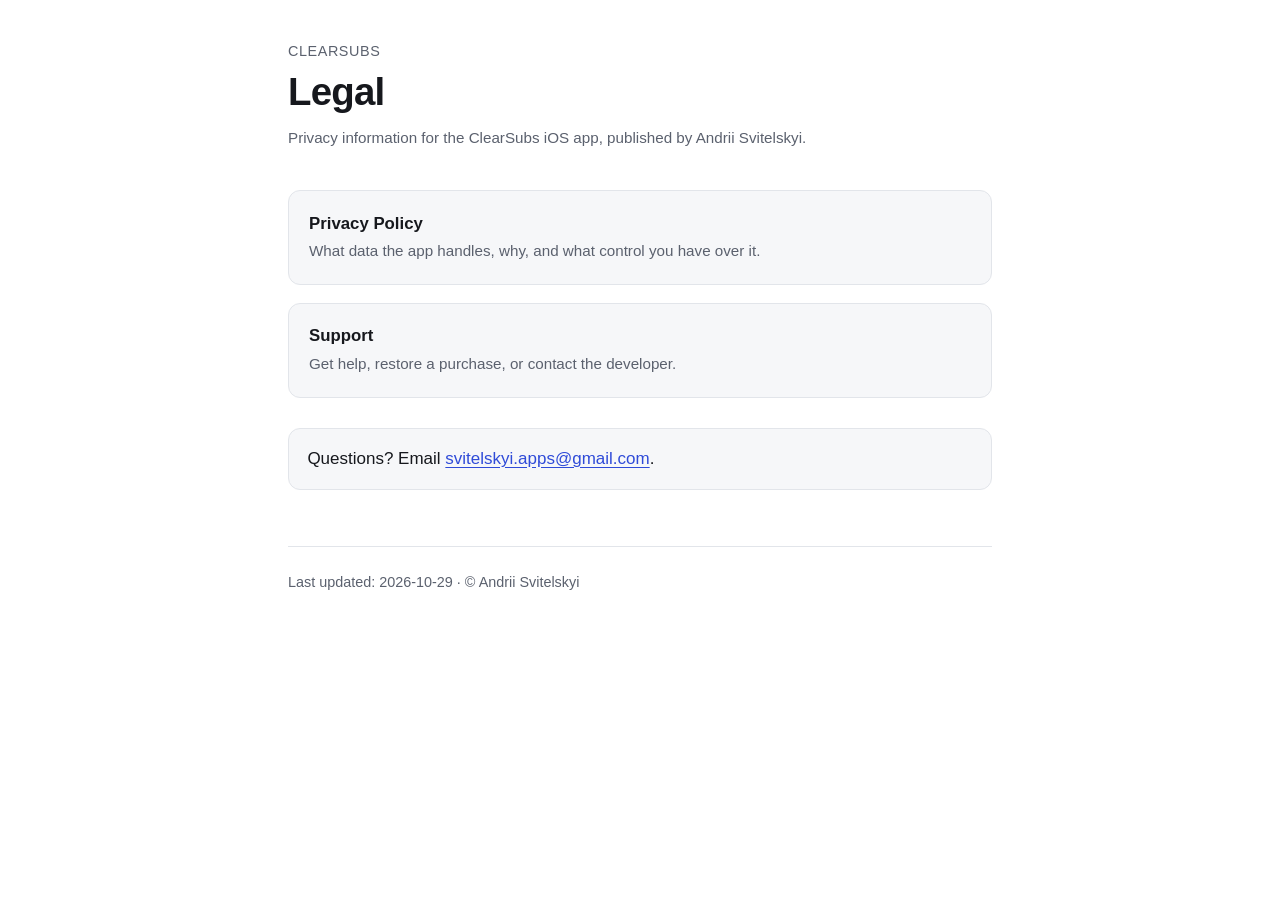
<file: index.html>
<!doctype html>
<html lang="en">
<head>
  <meta charset="utf-8">
  <meta name="viewport" content="width=device-width, initial-scale=1">
  <title>ClearSubs — Legal</title>
  <link rel="stylesheet" href="styles.css">
</head>
<body>
  <header>
    <p class="eyebrow">ClearSubs</p>
    <h1>Legal</h1>
    <p class="meta">Privacy information for the ClearSubs iOS app, published by Andrii Svitelskyi.</p>
  </header>

  <main>
    <ul class="card-list">
      <li>
        <a class="card" href="privacy-policy.html">
          <strong>Privacy Policy</strong>
          <span>What data the app handles, why, and what control you have over it.</span>
        </a>
      </li>
      <li>
        <a class="card" href="support.html">
          <strong>Support</strong>
          <span>Get help, restore a purchase, or contact the developer.</span>
        </a>
      </li>
    </ul>

    <div class="callout">
      <p>Questions? Email <a href="mailto:svitelskyi.apps@gmail.com">svitelskyi.apps@gmail.com</a>.</p>
    </div>
  </main>

  <footer>
    <p>Last updated: 2026-10-29 · © Andrii Svitelskyi</p>
  </footer>
</body>
</html>
</file>
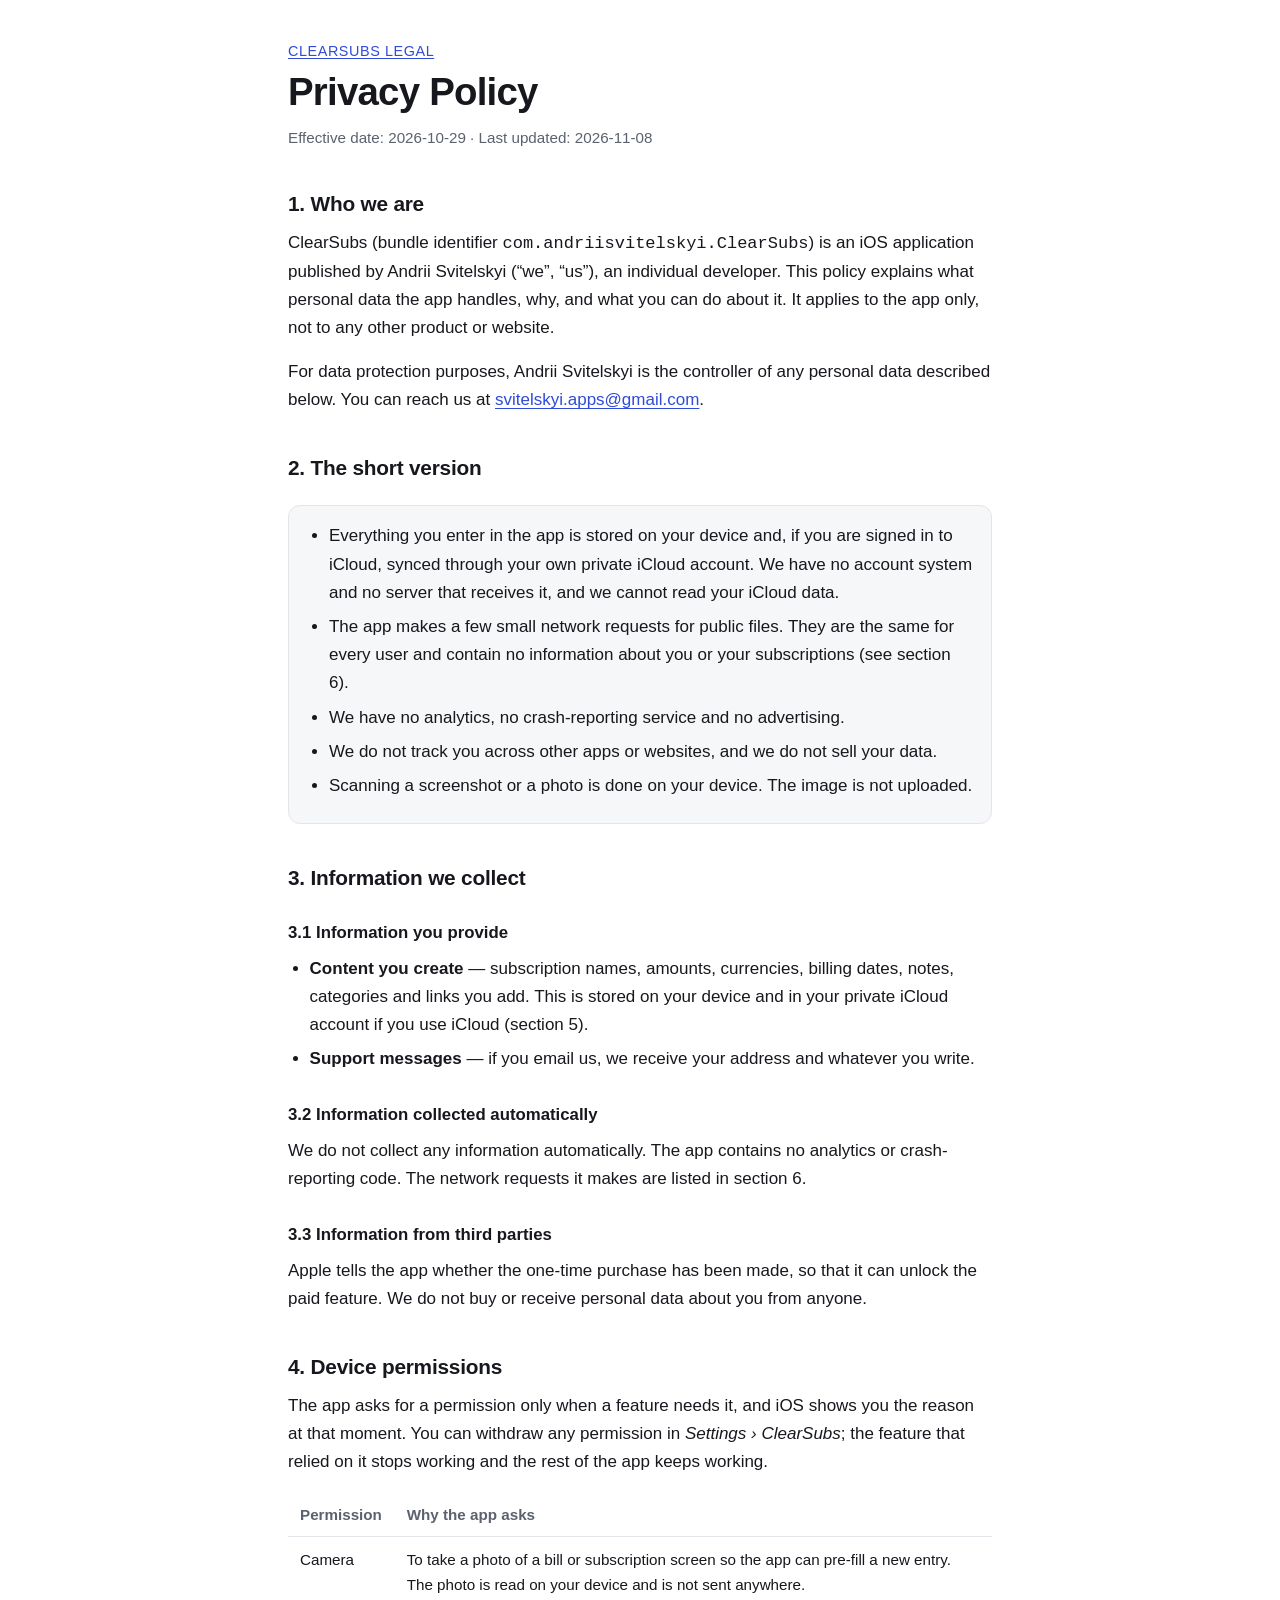
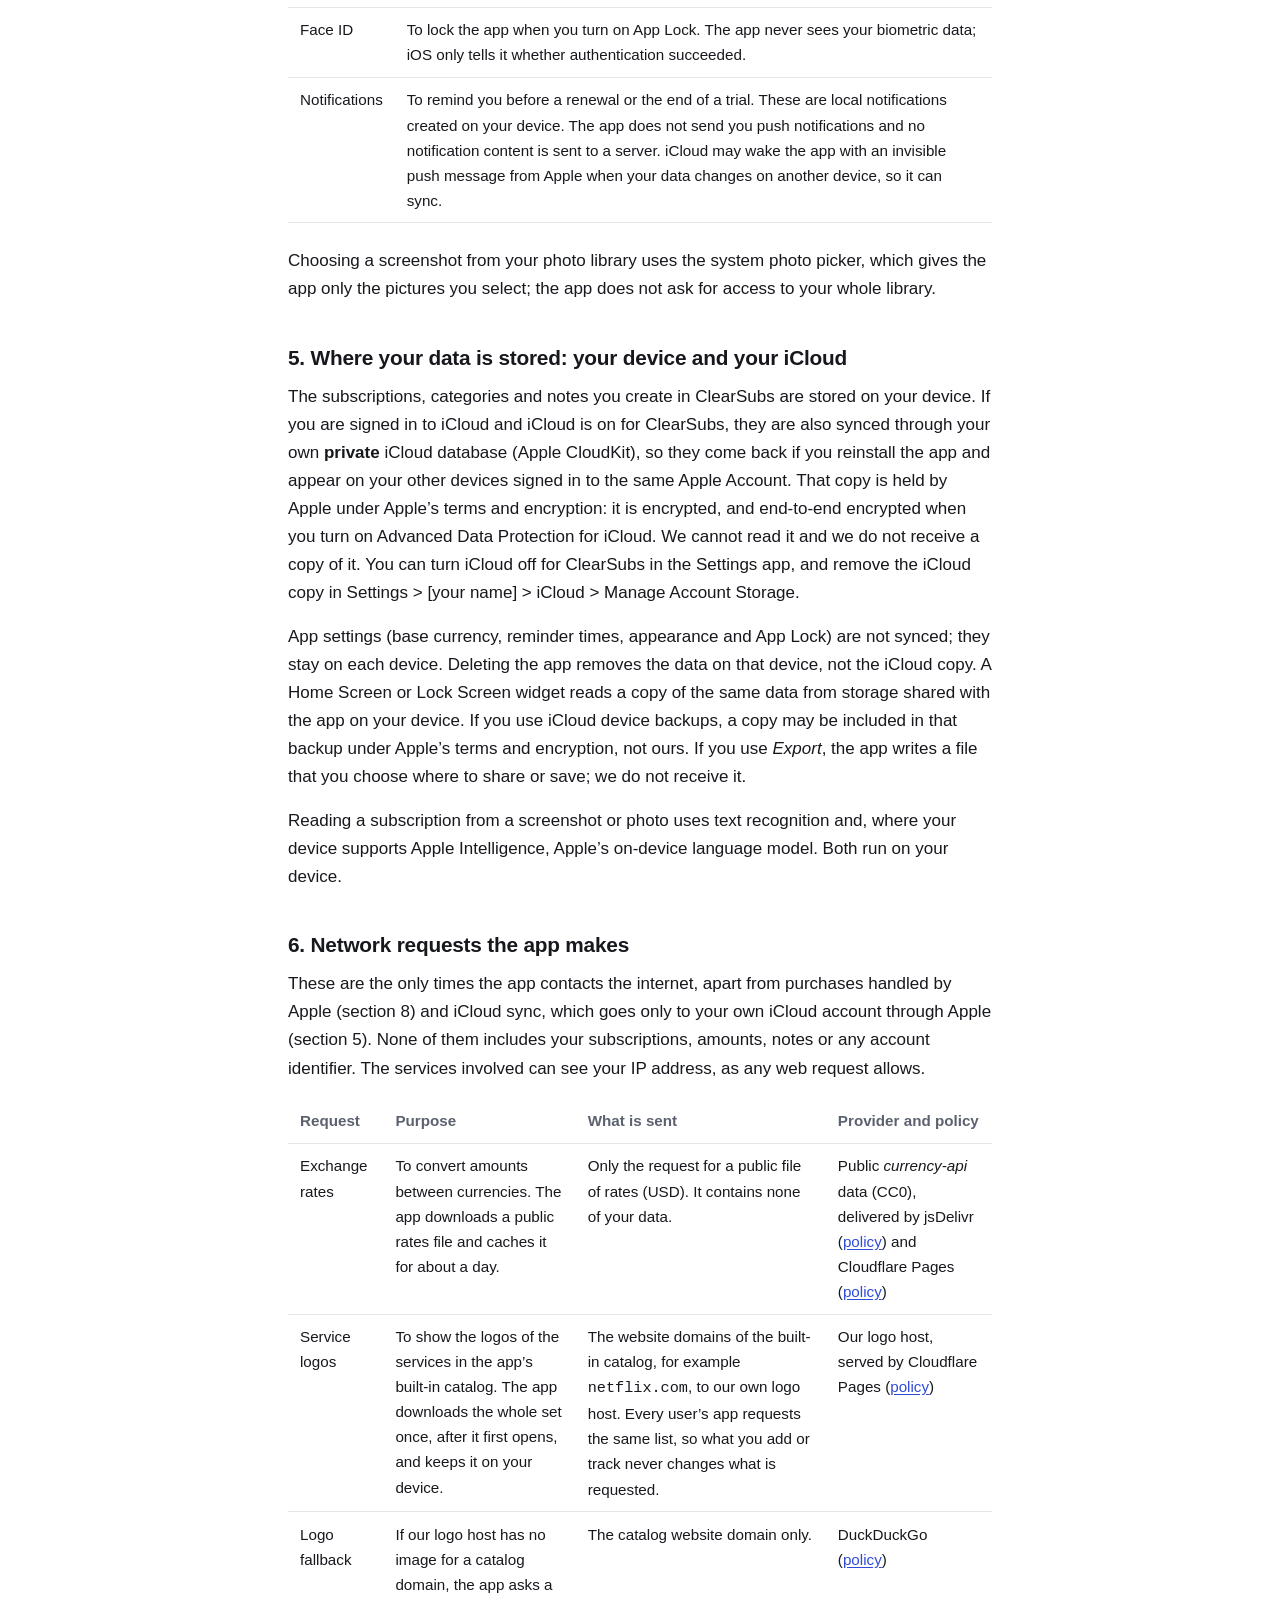
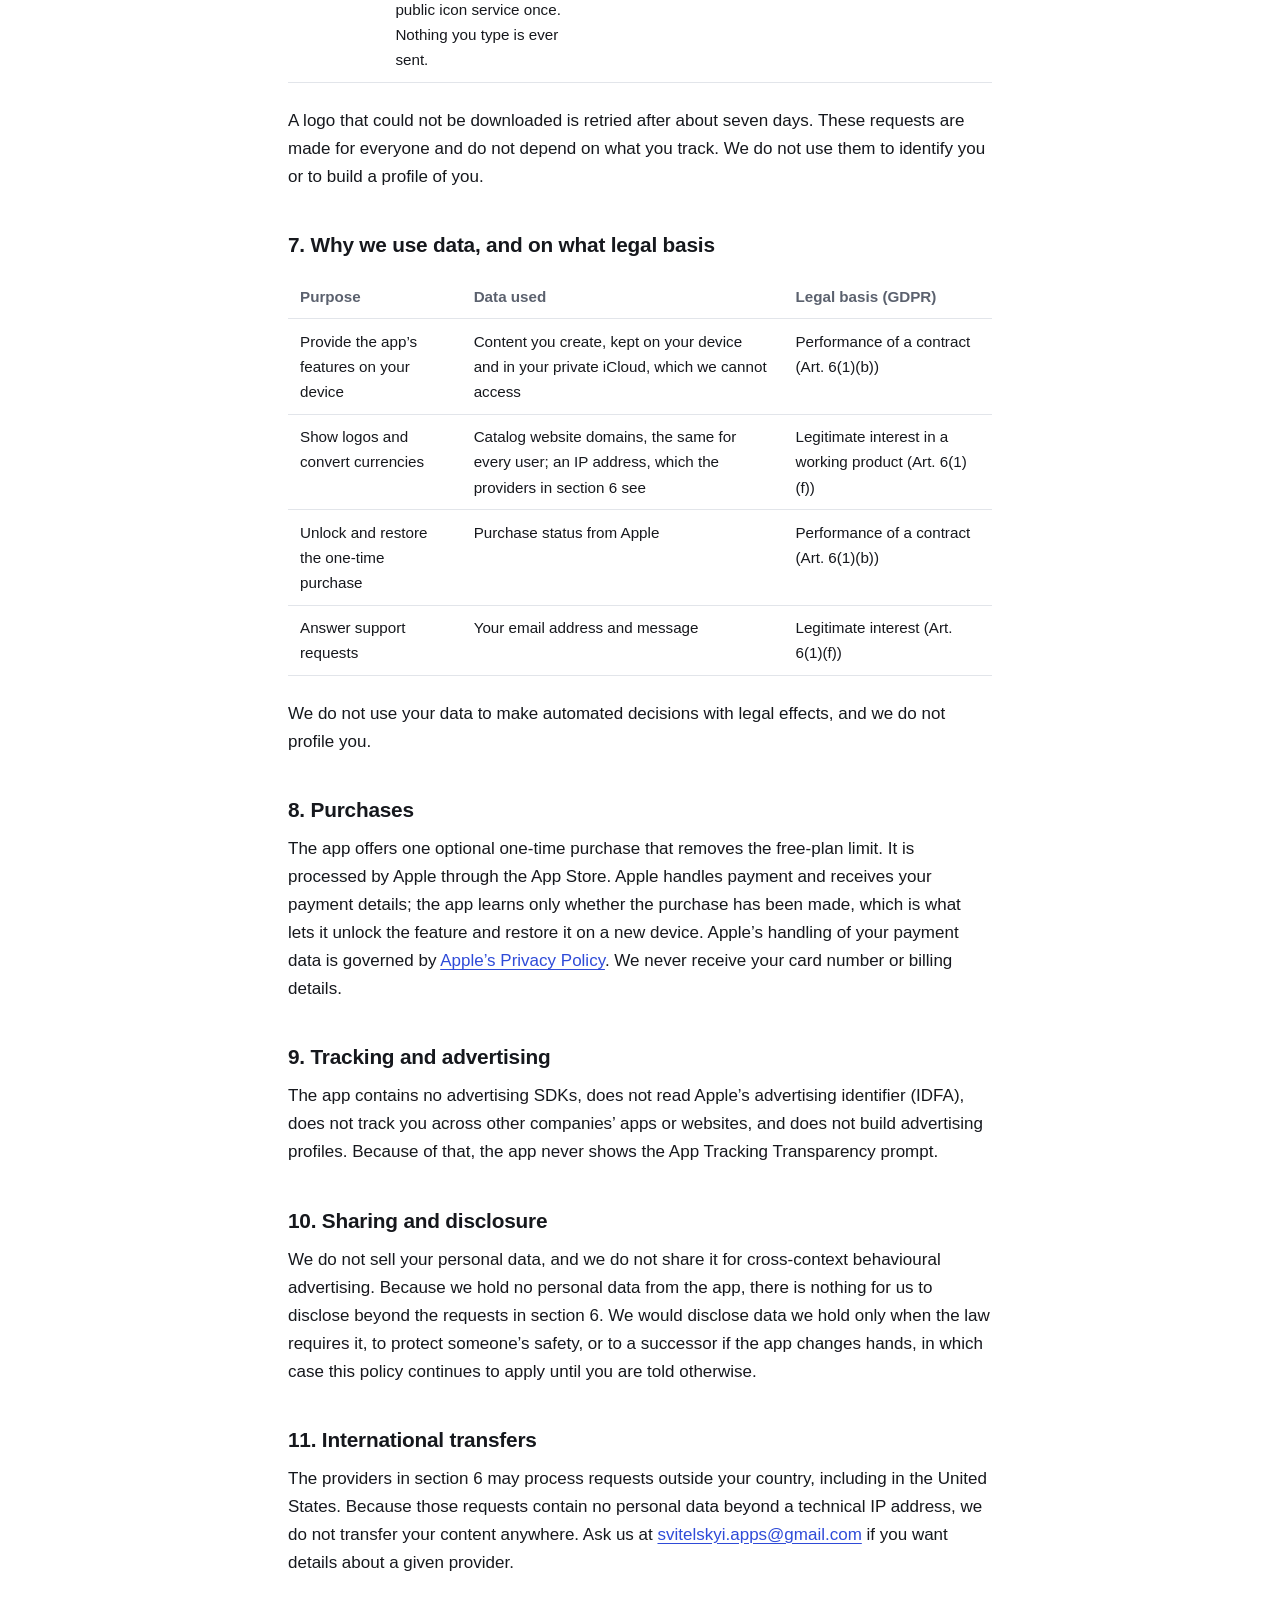
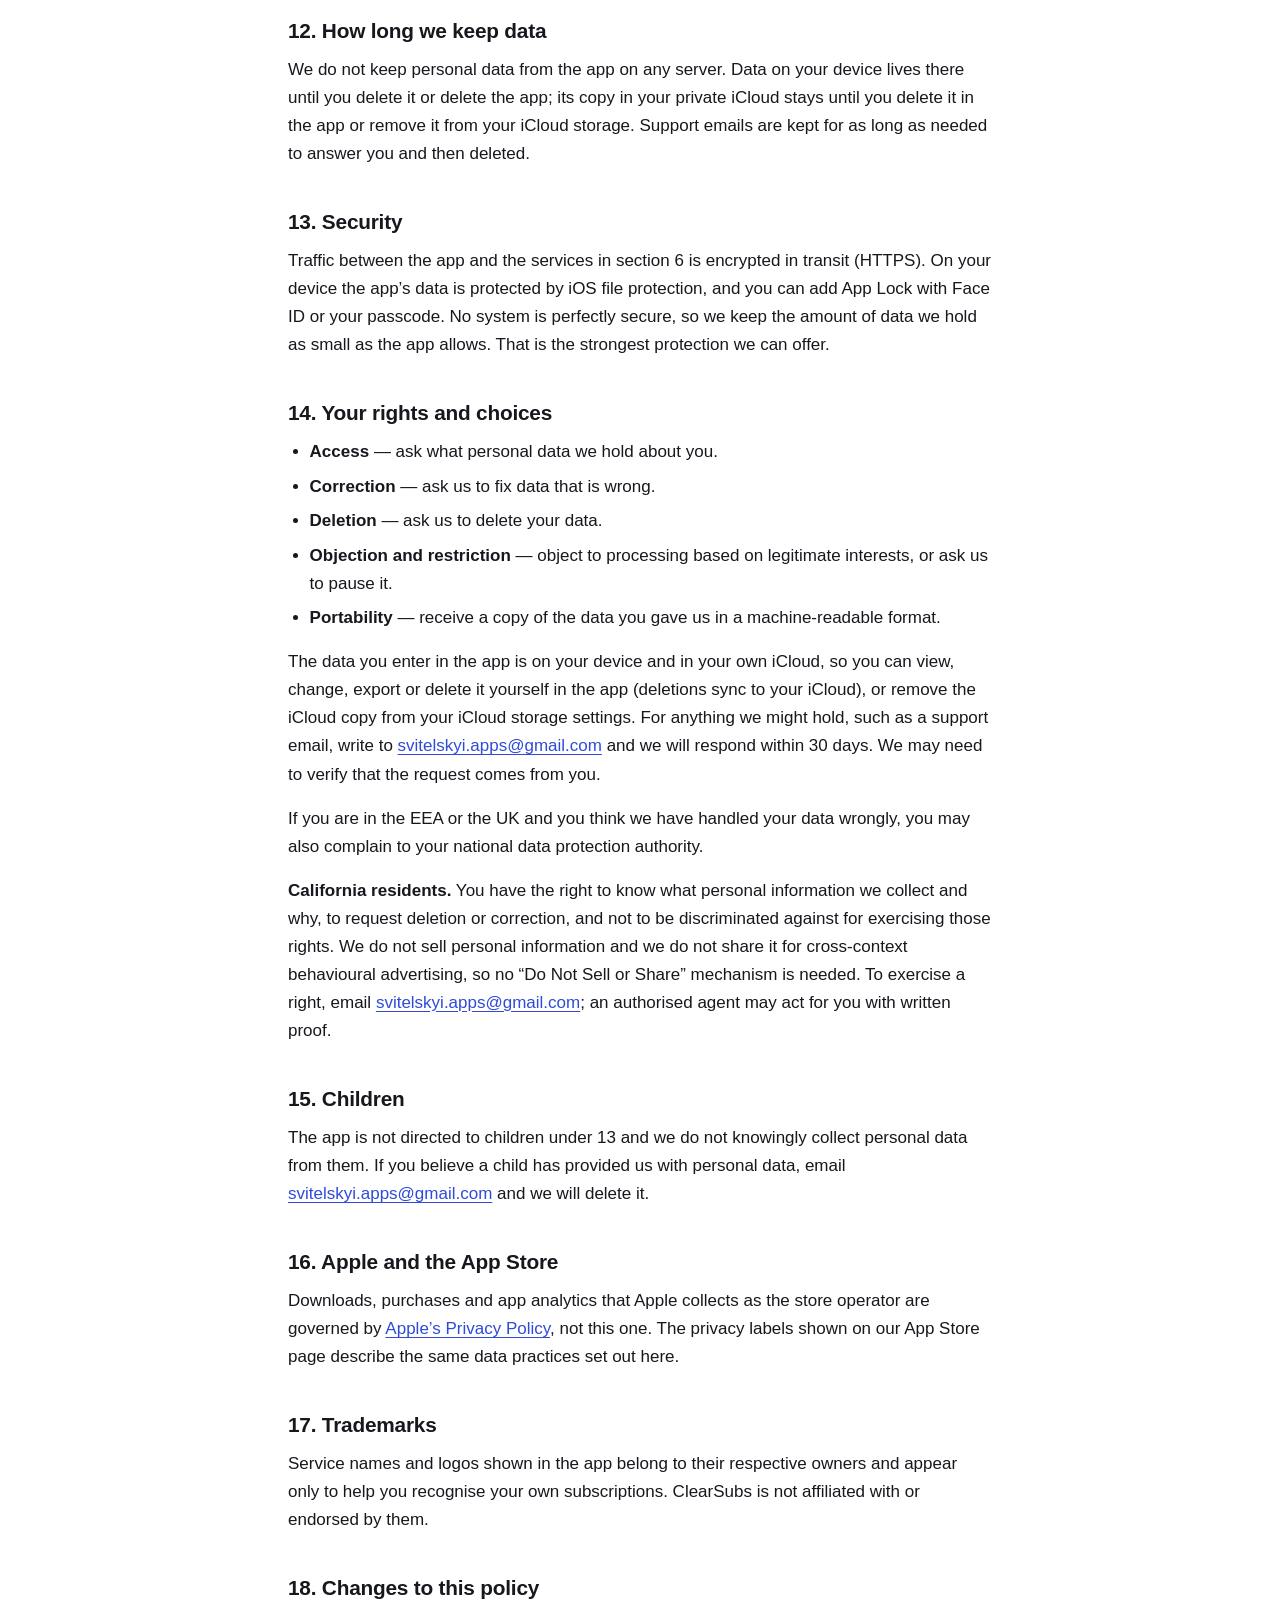
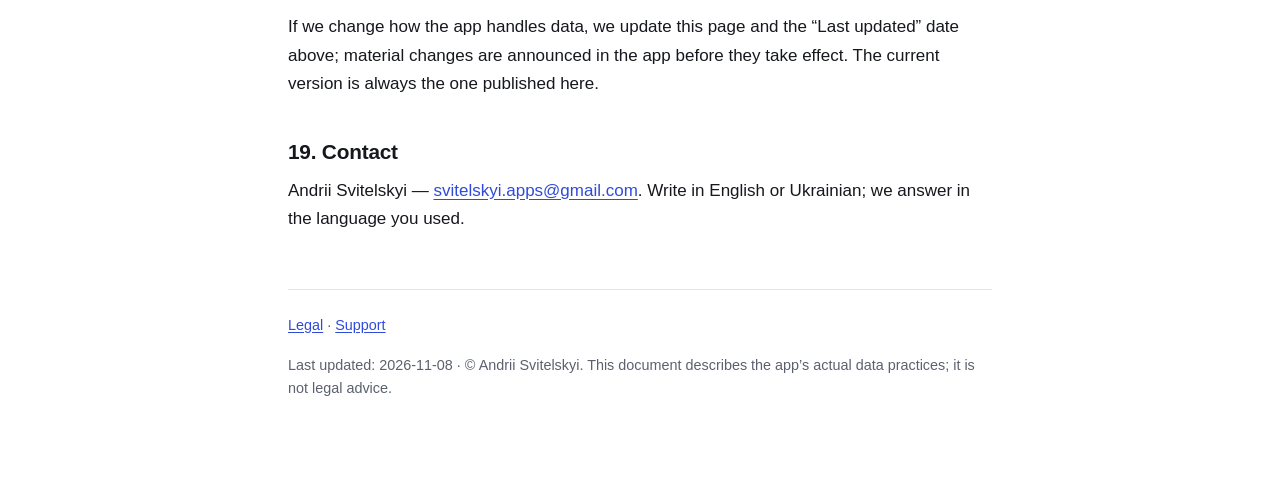
<file: privacy-policy.html>
<!doctype html>
<html lang="en">
<head>
  <meta charset="utf-8">
  <meta name="viewport" content="width=device-width, initial-scale=1">
  <title>ClearSubs — Privacy Policy</title>
  <link rel="stylesheet" href="styles.css">
</head>
<body>
  <header>
    <p class="eyebrow"><a href="index.html">ClearSubs Legal</a></p>
    <h1>Privacy Policy</h1>
    <p class="meta">Effective date: 2026-10-29 · Last updated: 2026-11-08</p>
  </header>

  <main>
    <h2>1. Who we are</h2>
    <p>
      ClearSubs (bundle identifier <code>com.andriisvitelskyi.ClearSubs</code>) is an iOS application
      published by Andrii Svitelskyi (&ldquo;we&rdquo;, &ldquo;us&rdquo;), an individual developer. This
      policy explains what personal data the app handles, why, and what you can do about it. It applies
      to the app only, not to any other product or website.
    </p>
    <p>
      For data protection purposes, Andrii Svitelskyi is the controller of any personal data described
      below. You can reach us at
      <a href="mailto:svitelskyi.apps@gmail.com">svitelskyi.apps@gmail.com</a>.
    </p>

    <h2>2. The short version</h2>
    <div class="callout">
      <ul>
        <li>Everything you enter in the app is stored on your device and, if you are signed in to iCloud, synced through your own private iCloud account. We have no account system and no server that receives it, and we cannot read your iCloud data.</li>
        <li>The app makes a few small network requests for public files. They are the same for every user and contain no information about you or your subscriptions (see section 6).</li>
        <li>We have no analytics, no crash-reporting service and no advertising.</li>
        <li>We do not track you across other apps or websites, and we do not sell your data.</li>
        <li>Scanning a screenshot or a photo is done on your device. The image is not uploaded.</li>
      </ul>
    </div>

    <h2>3. Information we collect</h2>

    <h3>3.1 Information you provide</h3>
    <ul>
      <li><strong>Content you create</strong> — subscription names, amounts, currencies, billing dates, notes, categories and links you add. This is stored on your device and in your private iCloud account if you use iCloud (section 5).</li>
      <li><strong>Support messages</strong> — if you email us, we receive your address and whatever you write.</li>
    </ul>

    <h3>3.2 Information collected automatically</h3>
    <p>
      We do not collect any information automatically. The app contains no analytics or crash-reporting
      code. The network requests it makes are listed in section 6.
    </p>

    <h3>3.3 Information from third parties</h3>
    <p>
      Apple tells the app whether the one-time purchase has been made, so that it can unlock the paid
      feature. We do not buy or receive personal data about you from anyone.
    </p>

    <h2>4. Device permissions</h2>
    <p>
      The app asks for a permission only when a feature needs it, and iOS shows you the reason at that
      moment. You can withdraw any permission in <em>Settings &rsaquo; ClearSubs</em>; the feature that
      relied on it stops working and the rest of the app keeps working.
    </p>
    <div class="table-wrap">
      <table>
        <thead><tr><th>Permission</th><th>Why the app asks</th></tr></thead>
        <tbody>
          <tr>
            <td>Camera</td>
            <td>To take a photo of a bill or subscription screen so the app can pre-fill a new entry. The photo is read on your device and is not sent anywhere.</td>
          </tr>
          <tr>
            <td>Face ID</td>
            <td>To lock the app when you turn on App Lock. The app never sees your biometric data; iOS only tells it whether authentication succeeded.</td>
          </tr>
          <tr>
            <td>Notifications</td>
            <td>To remind you before a renewal or the end of a trial. These are local notifications created on your device. The app does not send you push notifications and no notification content is sent to a server. iCloud may wake the app with an invisible push message from Apple when your data changes on another device, so it can sync.</td>
          </tr>
        </tbody>
      </table>
    </div>
    <p>
      Choosing a screenshot from your photo library uses the system photo picker, which gives the app
      only the pictures you select; the app does not ask for access to your whole library.
    </p>

    <h2>5. Where your data is stored: your device and your iCloud</h2>
    <p>
      The subscriptions, categories and notes you create in ClearSubs are stored on your device. If you
      are signed in to iCloud and iCloud is on for ClearSubs, they are also synced through your own
      <strong>private</strong> iCloud database (Apple CloudKit), so they come back if you reinstall the
      app and appear on your other devices signed in to the same Apple Account. That copy is held by
      Apple under Apple&rsquo;s terms and encryption: it is encrypted, and end-to-end encrypted when you
      turn on Advanced Data Protection for iCloud. We cannot read it and we do not receive a copy of it.
      You can turn iCloud off for ClearSubs in the Settings app, and remove the iCloud copy in
      Settings &gt; [your name] &gt; iCloud &gt; Manage Account Storage.
    </p>
    <p>
      App settings (base currency, reminder times, appearance and App Lock) are not synced; they stay
      on each device. Deleting the app removes the data on that device, not the iCloud copy. A
      Home Screen or Lock Screen widget reads a copy of the same data from storage shared with the app
      on your device. If you use iCloud device backups, a copy may be included in that backup under
      Apple&rsquo;s terms and encryption, not ours. If you use <em>Export</em>, the app writes a file that
      you choose where to share or save; we do not receive it.
    </p>
    <p>
      Reading a subscription from a screenshot or photo uses text recognition and, where your device
      supports Apple Intelligence, Apple&rsquo;s on-device language model. Both run on your device.
    </p>

    <h2>6. Network requests the app makes</h2>
    <p>
      These are the only times the app contacts the internet, apart from purchases handled by Apple
      (section 8) and iCloud sync, which goes only to your own iCloud account through Apple (section 5). None of them includes your subscriptions, amounts, notes or any account identifier.
      The services involved can see your IP address, as any web request allows.
    </p>
    <div class="table-wrap">
      <table>
        <thead><tr><th>Request</th><th>Purpose</th><th>What is sent</th><th>Provider and policy</th></tr></thead>
        <tbody>
          <tr>
            <td>Exchange rates</td>
            <td>To convert amounts between currencies. The app downloads a public rates file and caches it for about a day.</td>
            <td>Only the request for a public file of rates (USD). It contains none of your data.</td>
            <td>
              Public <em>currency-api</em> data (CC0), delivered by jsDelivr
              (<a href="https://www.jsdelivr.com/terms/privacy-policy-jsdelivr-net" rel="noopener">policy</a>)
              and Cloudflare Pages
              (<a href="https://www.cloudflare.com/privacypolicy/" rel="noopener">policy</a>)
            </td>
          </tr>
          <tr>
            <td>Service logos</td>
            <td>To show the logos of the services in the app&rsquo;s built-in catalog. The app downloads the whole set once, after it first opens, and keeps it on your device.</td>
            <td>The website domains of the built-in catalog, for example <code>netflix.com</code>, to our own logo host. Every user&rsquo;s app requests the same list, so what you add or track never changes what is requested.</td>
            <td>Our logo host, served by Cloudflare Pages (<a href="https://www.cloudflare.com/privacypolicy/" rel="noopener">policy</a>)</td>
          </tr>
          <tr>
            <td>Logo fallback</td>
            <td>If our logo host has no image for a catalog domain, the app asks a public icon service once. Nothing you type is ever sent.</td>
            <td>The catalog website domain only.</td>
            <td>DuckDuckGo (<a href="https://duckduckgo.com/privacy" rel="noopener">policy</a>)</td>
          </tr>
        </tbody>
      </table>
    </div>
    <p>
      A logo that could not be downloaded is retried after about seven days. These requests are made
      for everyone and do not depend on what you track. We do not use them to identify you or to
      build a profile of you.
    </p>

    <h2>7. Why we use data, and on what legal basis</h2>
    <div class="table-wrap">
      <table>
        <thead><tr><th>Purpose</th><th>Data used</th><th>Legal basis (GDPR)</th></tr></thead>
        <tbody>
          <tr>
            <td>Provide the app&rsquo;s features on your device</td>
            <td>Content you create, kept on your device and in your private iCloud, which we cannot access</td>
            <td>Performance of a contract (Art. 6(1)(b))</td>
          </tr>
          <tr>
            <td>Show logos and convert currencies</td>
            <td>Catalog website domains, the same for every user; an IP address, which the providers in section 6 see</td>
            <td>Legitimate interest in a working product (Art. 6(1)(f))</td>
          </tr>
          <tr>
            <td>Unlock and restore the one-time purchase</td>
            <td>Purchase status from Apple</td>
            <td>Performance of a contract (Art. 6(1)(b))</td>
          </tr>
          <tr>
            <td>Answer support requests</td>
            <td>Your email address and message</td>
            <td>Legitimate interest (Art. 6(1)(f))</td>
          </tr>
        </tbody>
      </table>
    </div>
    <p>We do not use your data to make automated decisions with legal effects, and we do not profile you.</p>

    <h2>8. Purchases</h2>
    <p>
      The app offers one optional one-time purchase that removes the free-plan limit. It is processed by
      Apple through the App Store. Apple handles payment and receives your payment details; the app
      learns only whether the purchase has been made, which is what lets it unlock the feature and
      restore it on a new device. Apple&rsquo;s handling of your payment data is governed by
      <a href="https://www.apple.com/legal/privacy/" rel="noopener">Apple&rsquo;s Privacy Policy</a>.
      We never receive your card number or billing details.
    </p>

    <h2>9. Tracking and advertising</h2>
    <p>
      The app contains no advertising SDKs, does not read Apple&rsquo;s advertising identifier (IDFA),
      does not track you across other companies&rsquo; apps or websites, and does not build advertising
      profiles. Because of that, the app never shows the App Tracking Transparency prompt.
    </p>

    <h2>10. Sharing and disclosure</h2>
    <p>
      We do not sell your personal data, and we do not share it for cross-context behavioural
      advertising. Because we hold no personal data from the app, there is nothing for us to disclose
      beyond the requests in section 6. We would disclose data we hold only when the law requires it, to
      protect someone&rsquo;s safety, or to a successor if the app changes hands, in which case this
      policy continues to apply until you are told otherwise.
    </p>

    <h2>11. International transfers</h2>
    <p>
      The providers in section 6 may process requests outside your country, including in the United
      States. Because those requests contain no personal data beyond a technical IP address, we do not
      transfer your content anywhere. Ask us at
      <a href="mailto:svitelskyi.apps@gmail.com">svitelskyi.apps@gmail.com</a> if you want details
      about a given provider.
    </p>

    <h2>12. How long we keep data</h2>
    <p>
      We do not keep personal data from the app on any server. Data on your device lives there until you
      delete it or delete the app; its copy in your private iCloud stays until you delete it in the app
      or remove it from your iCloud storage. Support emails are kept for as long as needed to answer you
      and then deleted.
    </p>

    <h2>13. Security</h2>
    <p>
      Traffic between the app and the services in section 6 is encrypted in transit (HTTPS). On your
      device the app&rsquo;s data is protected by iOS file protection, and you can add App Lock with Face
      ID or your passcode. No system is perfectly secure, so we keep the amount of data we hold as small
      as the app allows. That is the strongest protection we can offer.
    </p>

    <h2>14. Your rights and choices</h2>
    <ul>
      <li><strong>Access</strong> — ask what personal data we hold about you.</li>
      <li><strong>Correction</strong> — ask us to fix data that is wrong.</li>
      <li><strong>Deletion</strong> — ask us to delete your data.</li>
      <li><strong>Objection and restriction</strong> — object to processing based on legitimate interests, or ask us to pause it.</li>
      <li><strong>Portability</strong> — receive a copy of the data you gave us in a machine-readable format.</li>
    </ul>
    <p>
      The data you enter in the app is on your device and in your own iCloud, so you can view, change,
      export or delete it yourself in the app (deletions sync to your iCloud), or remove the iCloud copy
      from your iCloud storage settings. For anything we might hold, such as a
      support email, write to
      <a href="mailto:svitelskyi.apps@gmail.com">svitelskyi.apps@gmail.com</a> and we will respond
      within 30 days. We may need to verify that the request comes from you.
    </p>
    <p>
      If you are in the EEA or the UK and you think we have handled your data wrongly, you may also
      complain to your national data protection authority.
    </p>
    <p>
      <strong>California residents.</strong> You have the right to know what personal information we
      collect and why, to request deletion or correction, and not to be discriminated against for
      exercising those rights. We do not sell personal information and we do not share it for
      cross-context behavioural advertising, so no &ldquo;Do Not Sell or Share&rdquo; mechanism is
      needed. To exercise a right, email
      <a href="mailto:svitelskyi.apps@gmail.com">svitelskyi.apps@gmail.com</a>; an authorised agent
      may act for you with written proof.
    </p>

    <h2>15. Children</h2>
    <p>
      The app is not directed to children under 13 and we do not knowingly collect personal data from
      them. If you believe a child has provided us with personal data, email
      <a href="mailto:svitelskyi.apps@gmail.com">svitelskyi.apps@gmail.com</a> and we will delete it.
    </p>

    <h2>16. Apple and the App Store</h2>
    <p>
      Downloads, purchases and app analytics that Apple collects as the store operator are governed by
      <a href="https://www.apple.com/legal/privacy/" rel="noopener">Apple&rsquo;s Privacy Policy</a>, not
      this one. The privacy labels shown on our App Store page describe the same data practices set out
      here.
    </p>

    <h2>17. Trademarks</h2>
    <p>
      Service names and logos shown in the app belong to their respective owners and appear only to help
      you recognise your own subscriptions. ClearSubs is not affiliated with or endorsed by them.
    </p>

    <h2>18. Changes to this policy</h2>
    <p>
      If we change how the app handles data, we update this page and the &ldquo;Last updated&rdquo; date
      above; material changes are announced in the app before they take effect. The current version is
      always the one published here.
    </p>

    <h2>19. Contact</h2>
    <p>
      Andrii Svitelskyi — <a href="mailto:svitelskyi.apps@gmail.com">svitelskyi.apps@gmail.com</a>.
      Write in English or Ukrainian; we answer in the language you used.
    </p>
  </main>

  <footer>
    <p><a href="index.html">Legal</a> · <a href="support.html">Support</a></p>
    <p>
      Last updated: 2026-11-08 · © Andrii Svitelskyi. This document describes the app&rsquo;s actual data
      practices; it is not legal advice.
    </p>
  </footer>
</body>
</html>
</file>
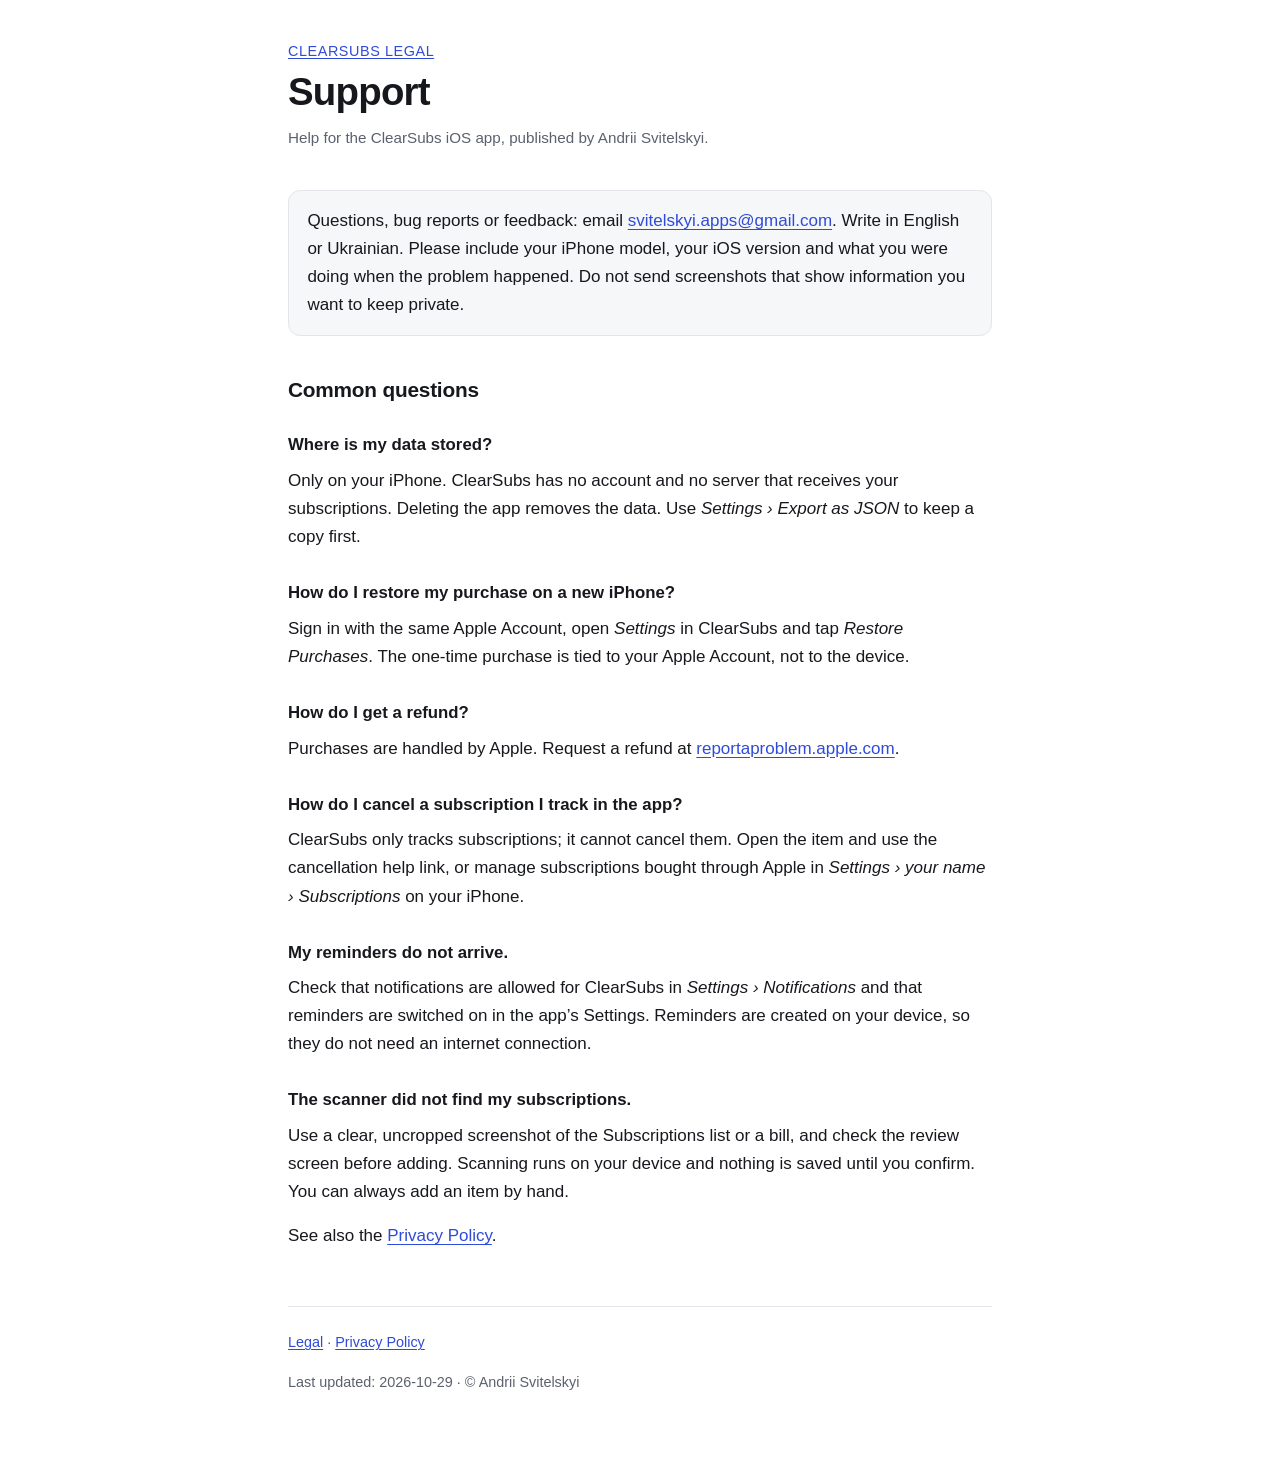
<file: support.html>
<!doctype html>
<html lang="en">
<head>
  <meta charset="utf-8">
  <meta name="viewport" content="width=device-width, initial-scale=1">
  <title>ClearSubs — Support</title>
  <link rel="stylesheet" href="styles.css">
</head>
<body>
  <header>
    <p class="eyebrow"><a href="index.html">ClearSubs Legal</a></p>
    <h1>Support</h1>
    <p class="meta">Help for the ClearSubs iOS app, published by Andrii Svitelskyi.</p>
  </header>

  <main>
    <div class="callout">
      <p>
        Questions, bug reports or feedback: email
        <a href="mailto:svitelskyi.apps@gmail.com">svitelskyi.apps@gmail.com</a>. Write in English
        or Ukrainian. Please include your iPhone model, your iOS version and what you were doing when the
        problem happened. Do not send screenshots that show information you want to keep private.
      </p>
    </div>

    <h2>Common questions</h2>

    <h3>Where is my data stored?</h3>
    <p>
      Only on your iPhone. ClearSubs has no account and no server that receives your subscriptions.
      Deleting the app removes the data. Use <em>Settings &rsaquo; Export as JSON</em> to keep a copy first.
    </p>

    <h3>How do I restore my purchase on a new iPhone?</h3>
    <p>
      Sign in with the same Apple Account, open <em>Settings</em> in ClearSubs and tap
      <em>Restore Purchases</em>. The one-time purchase is tied to your Apple Account, not to the device.
    </p>

    <h3>How do I get a refund?</h3>
    <p>
      Purchases are handled by Apple. Request a refund at
      <a href="https://reportaproblem.apple.com" rel="noopener">reportaproblem.apple.com</a>.
    </p>

    <h3>How do I cancel a subscription I track in the app?</h3>
    <p>
      ClearSubs only tracks subscriptions; it cannot cancel them. Open the item and use the
      cancellation help link, or manage subscriptions bought through Apple in
      <em>Settings &rsaquo; your name &rsaquo; Subscriptions</em> on your iPhone.
    </p>

    <h3>My reminders do not arrive.</h3>
    <p>
      Check that notifications are allowed for ClearSubs in <em>Settings &rsaquo; Notifications</em> and
      that reminders are switched on in the app&rsquo;s Settings. Reminders are created on your device,
      so they do not need an internet connection.
    </p>

    <h3>The scanner did not find my subscriptions.</h3>
    <p>
      Use a clear, uncropped screenshot of the Subscriptions list or a bill, and check the review
      screen before adding. Scanning runs on your device and nothing is saved until you confirm. You can
      always add an item by hand.
    </p>

    <p>See also the <a href="privacy-policy.html">Privacy Policy</a>.</p>
  </main>

  <footer>
    <p><a href="index.html">Legal</a> · <a href="privacy-policy.html">Privacy Policy</a></p>
    <p>Last updated: 2026-10-29 · &copy; Andrii Svitelskyi</p>
  </footer>
</body>
</html>
</file>
<file: styles.css>
/* Спільні стилі сторінок legal-сайту.
   Один файл, без зовнішніх залежностей і без шрифтів з CDN: сторінка відкривається
   у внутрішньому браузері апки, тому мусить рендеритись швидко й офлайн-дружньо.
   Світла й темна теми — за системною темою читача. */

:root {
  --bg: #ffffff;
  --surface: #f6f7f9;
  --text: #16181d;
  --text-secondary: #5b616e;
  --border: #e2e5ea;
  --accent: #2f4bd8;
  --radius: 12px;
  --measure: 44rem;
}

@media (prefers-color-scheme: dark) {
  :root {
    --bg: #101216;
    --surface: #191c22;
    --text: #eceef2;
    --text-secondary: #a2a9b8;
    --border: #2a2f38;
    --accent: #90a4ff;
  }
}

* { box-sizing: border-box; }

html {
  -webkit-text-size-adjust: 100%;
  scroll-behavior: smooth;
}

body {
  margin: 0;
  padding: 2.5rem 1.25rem 4rem;
  background: var(--bg);
  color: var(--text);
  font: 400 17px/1.65 -apple-system, BlinkMacSystemFont, "Segoe UI", Roboto, Helvetica, Arial, sans-serif;
  -webkit-font-smoothing: antialiased;
}

main, header, footer { max-width: var(--measure); margin: 0 auto; }

header { margin-bottom: 2.5rem; }

.eyebrow {
  margin: 0 0 0.35rem;
  color: var(--text-secondary);
  font-size: 0.9rem;
  letter-spacing: 0.04em;
  text-transform: uppercase;
}

h1 {
  margin: 0 0 0.6rem;
  font-size: clamp(1.75rem, 5vw, 2.4rem);
  line-height: 1.2;
  letter-spacing: -0.02em;
}

h2 {
  margin: 2.5rem 0 0.75rem;
  font-size: 1.3rem;
  line-height: 1.3;
  letter-spacing: -0.01em;
}

h3 {
  margin: 1.75rem 0 0.5rem;
  font-size: 1.05rem;
}

p, li { color: var(--text); }
p { margin: 0 0 1rem; }
ul, ol { margin: 0 0 1rem; padding-left: 1.35rem; }
li { margin-bottom: 0.4rem; }

a { color: var(--accent); text-decoration: underline; text-underline-offset: 0.15em; }
a:hover { text-decoration-thickness: 2px; }

.meta {
  margin: 0;
  color: var(--text-secondary);
  font-size: 0.95rem;
}

.callout {
  margin: 1.5rem 0;
  padding: 1rem 1.15rem;
  background: var(--surface);
  border: 1px solid var(--border);
  border-radius: var(--radius);
}

.callout p:last-child, .callout ul:last-child { margin-bottom: 0; }

.card-list {
  display: grid;
  gap: 0.75rem;
  margin: 2rem 0 0;
  padding: 0;
  list-style: none;
}

.card {
  display: block;
  padding: 1.15rem 1.25rem;
  background: var(--surface);
  border: 1px solid var(--border);
  border-radius: var(--radius);
  color: var(--text);
  text-decoration: none;
}

.card strong { display: block; font-size: 1.05rem; }
.card span { color: var(--text-secondary); font-size: 0.95rem; }

.table-wrap { overflow-x: auto; margin: 1rem 0 1.5rem; }

table {
  width: 100%;
  min-width: 32rem;
  border-collapse: collapse;
  font-size: 0.95rem;
}

th, td {
  padding: 0.6rem 0.75rem;
  border-bottom: 1px solid var(--border);
  text-align: left;
  vertical-align: top;
}

th { color: var(--text-secondary); font-weight: 600; }

footer {
  margin-top: 3.5rem;
  padding-top: 1.5rem;
  border-top: 1px solid var(--border);
  color: var(--text-secondary);
  font-size: 0.9rem;
}

footer p { color: inherit; }
</file>
